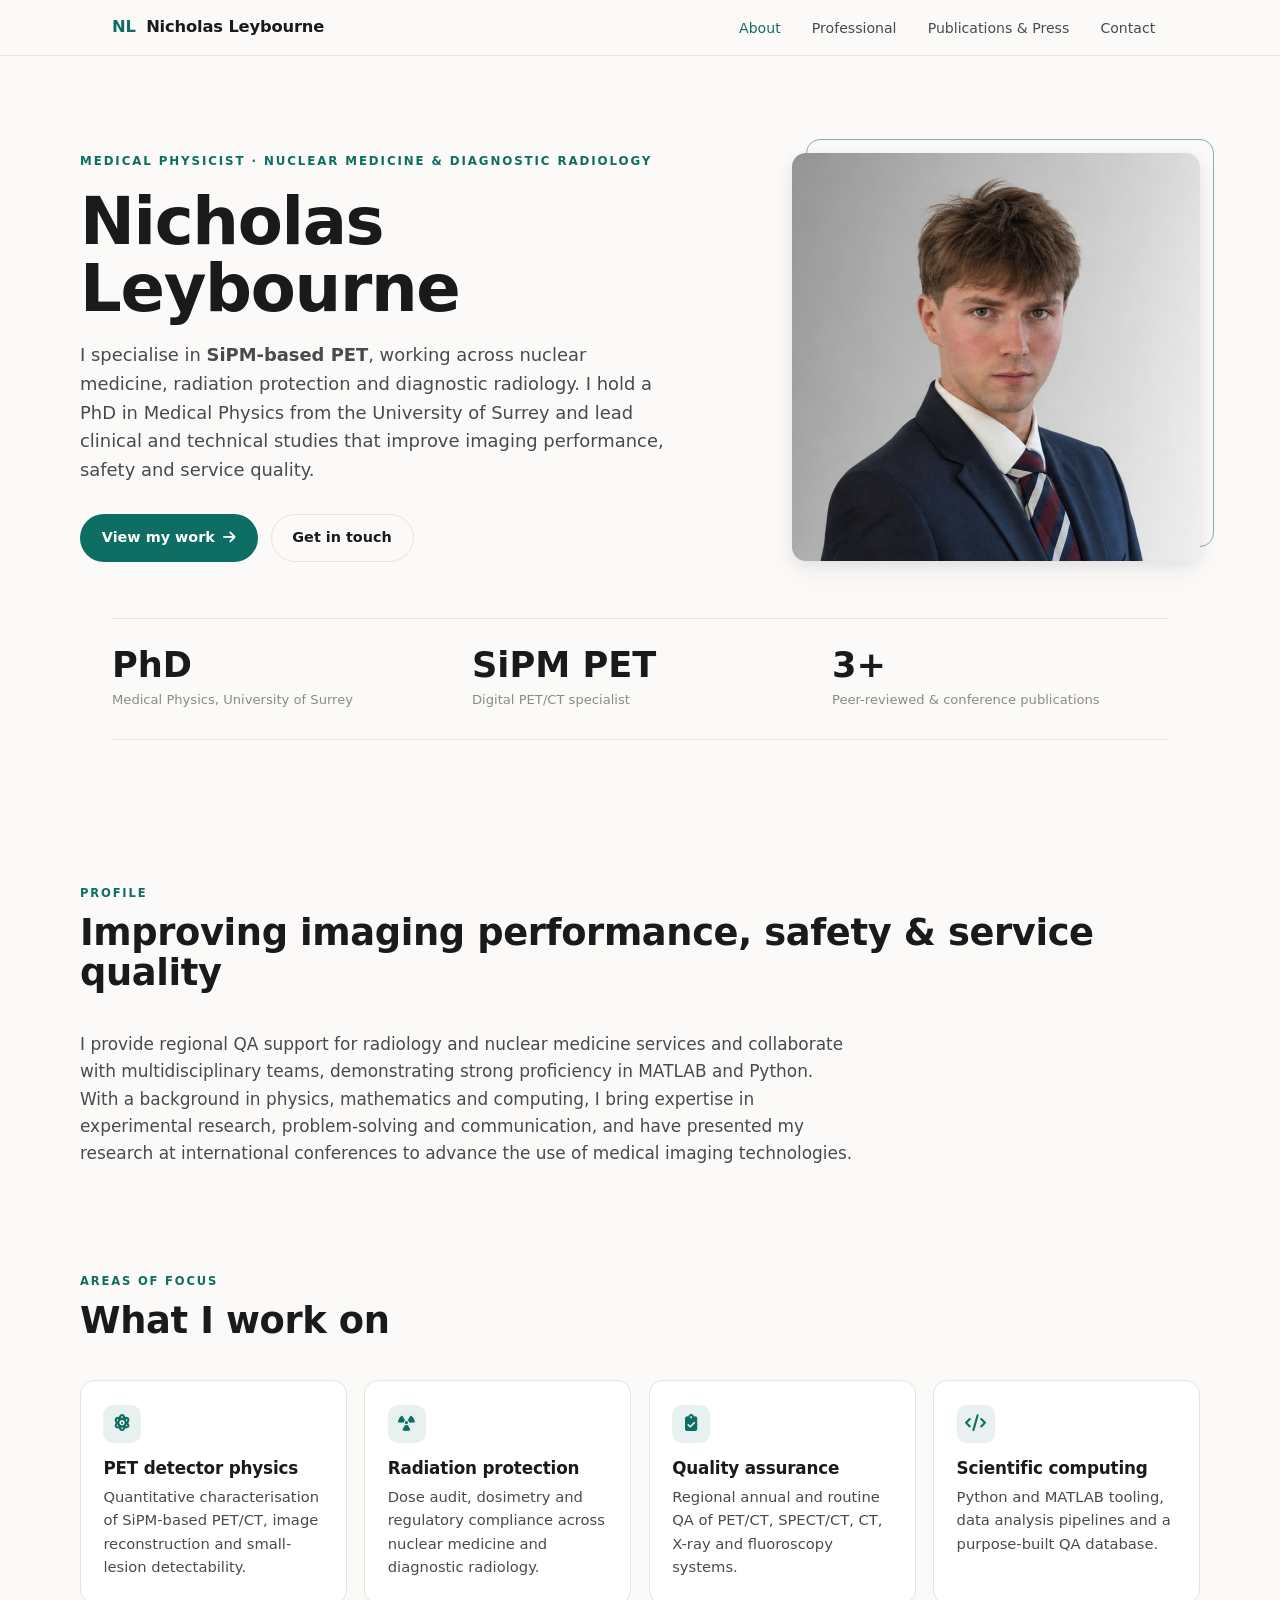
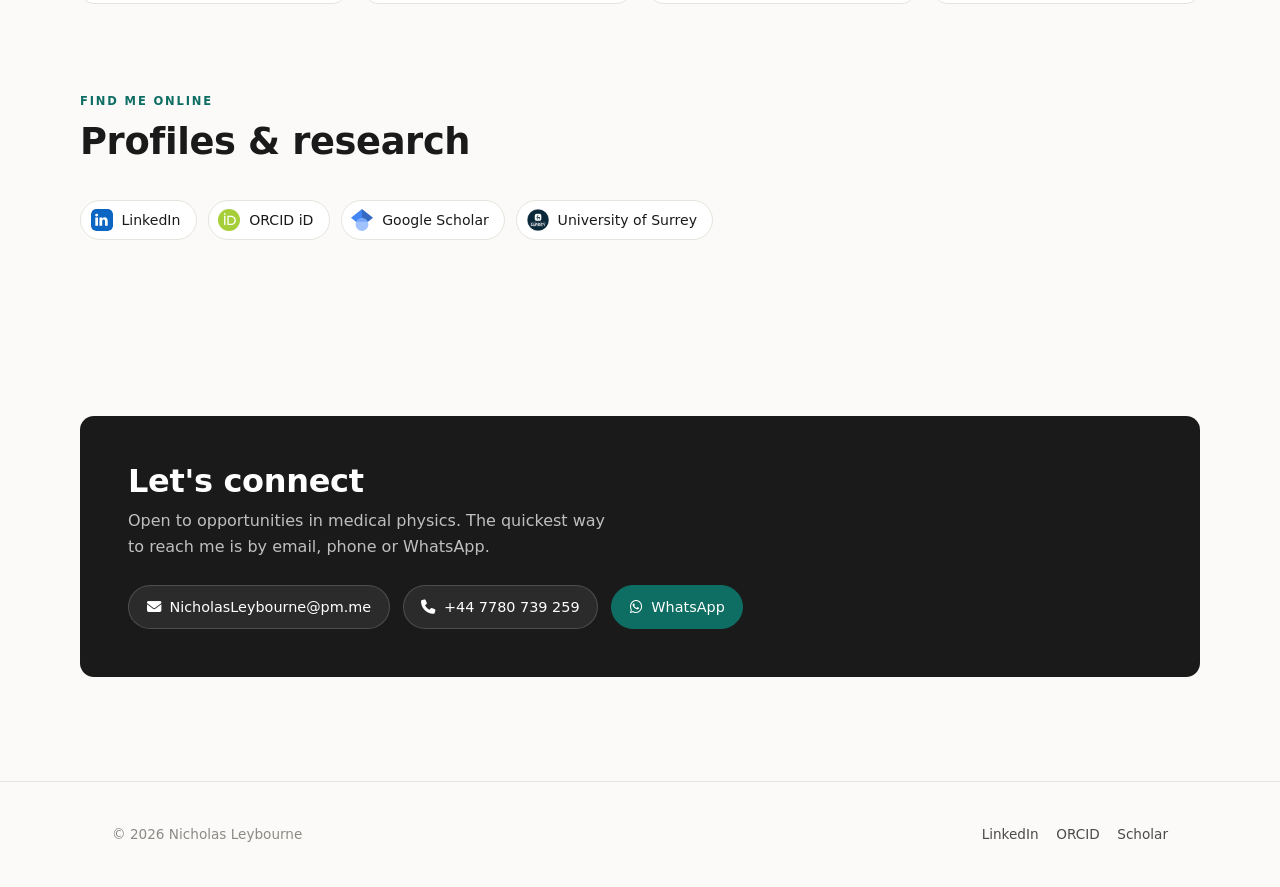
<file: index.html>
<!DOCTYPE html>
<html lang="en">
<head>
  <meta charset="UTF-8">
  <meta name="viewport" content="width=device-width, initial-scale=1">
  <title>Nicholas Leybourne — Medical Physicist</title>
  <link rel="canonical" href="https://nicholasleybourne.info/" />
  <meta name="description" content="Nicholas Leybourne — Medical Physicist specialising in SiPM-based PET, working across nuclear medicine, radiation protection, and diagnostic radiology.">
  <meta property="og:title" content="Nicholas Leybourne — Medical Physicist">
  <meta property="og:description" content="Medical Physicist specialising in SiPM-based PET, working across nuclear medicine, radiation protection, and diagnostic radiology.">
  <meta property="og:image" content="https://nicholasleybourne.info/Images/ProfilePic_noShine.jpeg">
  <meta property="og:type" content="website">

  <link rel="preconnect" href="https://api.fontshare.com" crossorigin>
  <link href="https://api.fontshare.com/v2/css?f[]=cabinet-grotesk@700,800&f[]=satoshi@400,500,700&display=swap" rel="stylesheet">
  <link rel="stylesheet" href="https://cdnjs.cloudflare.com/ajax/libs/font-awesome/6.5.0/css/all.min.css">
  <link rel="stylesheet" href="assets/style.css">

  <script type="application/ld+json">
{
  "@context": "https://schema.org",
  "@type": "Person",
  "name": "Nicholas Leybourne",
  "jobTitle": "Medical Physicist",
  "affiliation": { "@type": "Organization", "name": "East and North Hertfordshire NHS Trust" },
  "alumniOf": { "@type": "CollegeOrUniversity", "name": "University of Surrey", "url": "https://www.surrey.ac.uk" },
  "url": "https://nicholasleybourne.info/",
  "sameAs": [
    "https://www.surrey.ac.uk/people/nicholas-leybourne",
    "https://orcid.org/0009-0001-9474-7476",
    "https://www.linkedin.com/in/nicholas-leybourne-431429189/",
    "https://scholar.google.com/citations?user=EWFA3U8AAAAJ&hl=en&oi=ao",
    "https://find-and-update.company-information.service.gov.uk/officers/Q_X_p3y3RSKeBdVDVNXP9UyreWA/appointments",
    "https://linktr.ee/Nicholas.Leybourne"
  ],
  "description": "Medical Physicist specialising in SiPM-based PET, working across nuclear medicine, radiation protection, and diagnostic radiology. Holds a PhD in Medical Physics from the University of Surrey. Provides regional QA support for radiology and nuclear medicine services and leads clinical and technical studies improving imaging performance, safety, and service quality. Proficient in MATLAB and Python with a strong background in physics, mathematics, and computing, with multiple publications and international conference presentations in medical imaging. Also an avid mountaineer with expeditions including Mount Kilimanjaro, a business collaborator in real estate, and a director of Tavistock Yiewsley Management Company."
}
  </script>
  <meta name="google-site-verification" content="yMsAXwWLNpJdFh1dJcz5EIwTJRR0X8trNwbzIyciXYU" />
</head>
<body>
  <header class="site-header">
    <nav class="nav" aria-label="Primary">
      <a class="brand" href="/"><span class="mark">NL</span> Nicholas Leybourne</a>
      <button class="nav-toggle" aria-label="Toggle menu"><span></span><span></span><span></span></button>
      <ul class="nav-links">
        <li><a href="/" class="active">About</a></li>
        <li><a href="professional">Professional</a></li>
        <li><a href="pp">Publications &amp; Press</a></li>
        <li><a href="#contact">Contact</a></li>
      </ul>
    </nav>
  </header>

  <main>
    <!-- HERO -->
    <section class="hero wrap">
      <div class="hero-grid">
        <div class="reveal">
          <p class="hero-eyebrow">Medical Physicist · Nuclear Medicine &amp; Diagnostic Radiology</p>
          <h1>Nicholas <span class="accent">Leybourne</span></h1>
          <p class="hero-lead">I specialise in <strong>SiPM-based PET</strong>, working across nuclear medicine, radiation protection and diagnostic radiology. I hold a PhD in Medical Physics from the University of Surrey and lead clinical and technical studies that improve imaging performance, safety and service quality.</p>
          <div class="hero-actions">
            <a class="btn btn-primary" href="professional">View my work <i class="fa-solid fa-arrow-right"></i></a>
            <a class="btn btn-ghost" href="#contact">Get in touch</a>
          </div>
        </div>
        <div class="portrait-wrap reveal">
          <img class="portrait" src="Images/ProfilePic_noShine.jpeg" alt="Portrait of Nicholas Leybourne">
        </div>
      </div>
    </section>

    <!-- QUICK FACTS -->
    <section class="wrap" style="padding-bottom: clamp(2rem,5vw,3.5rem);">
      <div class="facts reveal">
        <div class="fact"><div class="num">PhD</div><div class="lbl">Medical Physics, University of Surrey</div></div>
        <div class="fact"><div class="num">SiPM PET</div><div class="lbl">Digital PET/CT specialist</div></div>
        <div class="fact"><div class="num">3+</div><div class="lbl">Peer-reviewed &amp; conference publications</div></div>
      </div>
    </section>

    <!-- ABOUT / PROFILE -->
    <section class="section wrap">
      <div class="section-head reveal">
        <p class="eyebrow">Profile</p>
        <h2>Improving imaging performance, safety &amp; service quality</h2>
      </div>
      <p class="reveal" style="max-width:72ch; color:var(--ink-soft); font-size:1.06rem;">
        I provide regional QA support for radiology and nuclear medicine services and collaborate with multidisciplinary
        teams, demonstrating strong proficiency in MATLAB and Python. With a background in physics, mathematics and
        computing, I bring expertise in experimental research, problem-solving and communication, and have presented my
        research at international conferences to advance the use of medical imaging technologies.
      </p>
    </section>

    <!-- FOCUS AREAS -->
    <section class="section wrap" style="padding-top:0;">
      <div class="section-head reveal">
        <p class="eyebrow">Areas of focus</p>
        <h2>What I work on</h2>
      </div>
      <div class="card-grid">
        <div class="card reveal">
          <div class="ico"><i class="fa-solid fa-atom"></i></div>
          <h3>PET detector physics</h3>
          <p>Quantitative characterisation of SiPM-based PET/CT, image reconstruction and small-lesion detectability.</p>
        </div>
        <div class="card reveal">
          <div class="ico"><i class="fa-solid fa-radiation"></i></div>
          <h3>Radiation protection</h3>
          <p>Dose audit, dosimetry and regulatory compliance across nuclear medicine and diagnostic radiology.</p>
        </div>
        <div class="card reveal">
          <div class="ico"><i class="fa-solid fa-clipboard-check"></i></div>
          <h3>Quality assurance</h3>
          <p>Regional annual and routine QA of PET/CT, SPECT/CT, CT, X-ray and fluoroscopy systems.</p>
        </div>
        <div class="card reveal">
          <div class="ico"><i class="fa-solid fa-code"></i></div>
          <h3>Scientific computing</h3>
          <p>Python and MATLAB tooling, data analysis pipelines and a purpose-built QA database.</p>
        </div>
      </div>
    </section>

    <!-- PROFILES -->
    <section class="section wrap" style="padding-top:0;">
      <div class="section-head reveal">
        <p class="eyebrow">Find me online</p>
        <h2>Profiles &amp; research</h2>
      </div>
      <div class="links-row reveal">
        <a class="link-pill" href="https://www.linkedin.com/in/nicholas-leybourne-431429189/" target="_blank" rel="noopener"><img src="Images/logos/linkedin.svg" alt="LinkedIn logo"> LinkedIn</a>
        <a class="link-pill" href="https://orcid.org/0009-0001-9474-7476" target="_blank" rel="noopener"><img src="Images/logos/orcid.svg" alt="ORCID logo"> ORCID iD</a>
        <a class="link-pill" href="https://scholar.google.com/citations?user=EWFA3U8AAAAJ&hl=en&oi=ao" target="_blank" rel="noopener"><img src="Images/logos/googlescholar.svg" alt="Google Scholar logo"> Google Scholar</a>
        <a class="link-pill" href="https://www.surrey.ac.uk/people/nicholas-leybourne" target="_blank" rel="noopener"><img src="Images/logos/surrey.png" alt="University of Surrey logo"> University of Surrey</a>
      </div>
    </section>

    <!-- CONTACT -->
    <section class="section wrap" id="contact">
      <div class="contact-band reveal">
        <h2>Let's connect</h2>
        <p>Open to opportunities in medical physics. The quickest way to reach me is by email, phone or WhatsApp.</p>
        <div class="contact-rows">
          <a class="contact-chip" href="mailto:NicholasLeybourne@pm.me"><i class="fa-solid fa-envelope"></i> NicholasLeybourne@pm.me</a>
          <a class="contact-chip" href="tel:+447780739259"><i class="fa-solid fa-phone"></i> +44 7780 739 259</a>
          <a class="contact-chip wa" href="https://wa.me/447780739259" target="_blank" rel="noopener"><i class="fa-brands fa-whatsapp"></i> WhatsApp</a>
        </div>
      </div>
    </section>
  </main>

  <footer class="site-footer">
    <div class="wrap footer-inner">
      <p>© <span id="yr"></span> Nicholas Leybourne</p>
      <div class="footer-social">
        <a href="https://www.linkedin.com/in/nicholas-leybourne-431429189/" target="_blank" rel="noopener">LinkedIn</a>
        <a href="https://orcid.org/0009-0001-9474-7476" target="_blank" rel="noopener">ORCID</a>
        <a href="https://scholar.google.com/citations?user=EWFA3U8AAAAJ&hl=en&oi=ao" target="_blank" rel="noopener">Scholar</a>
      </div>
    </div>
  </footer>

  <script>document.getElementById('yr').textContent = new Date().getFullYear();</script>
  <script src="assets/main.js"></script>
</body>
</html>
</file>
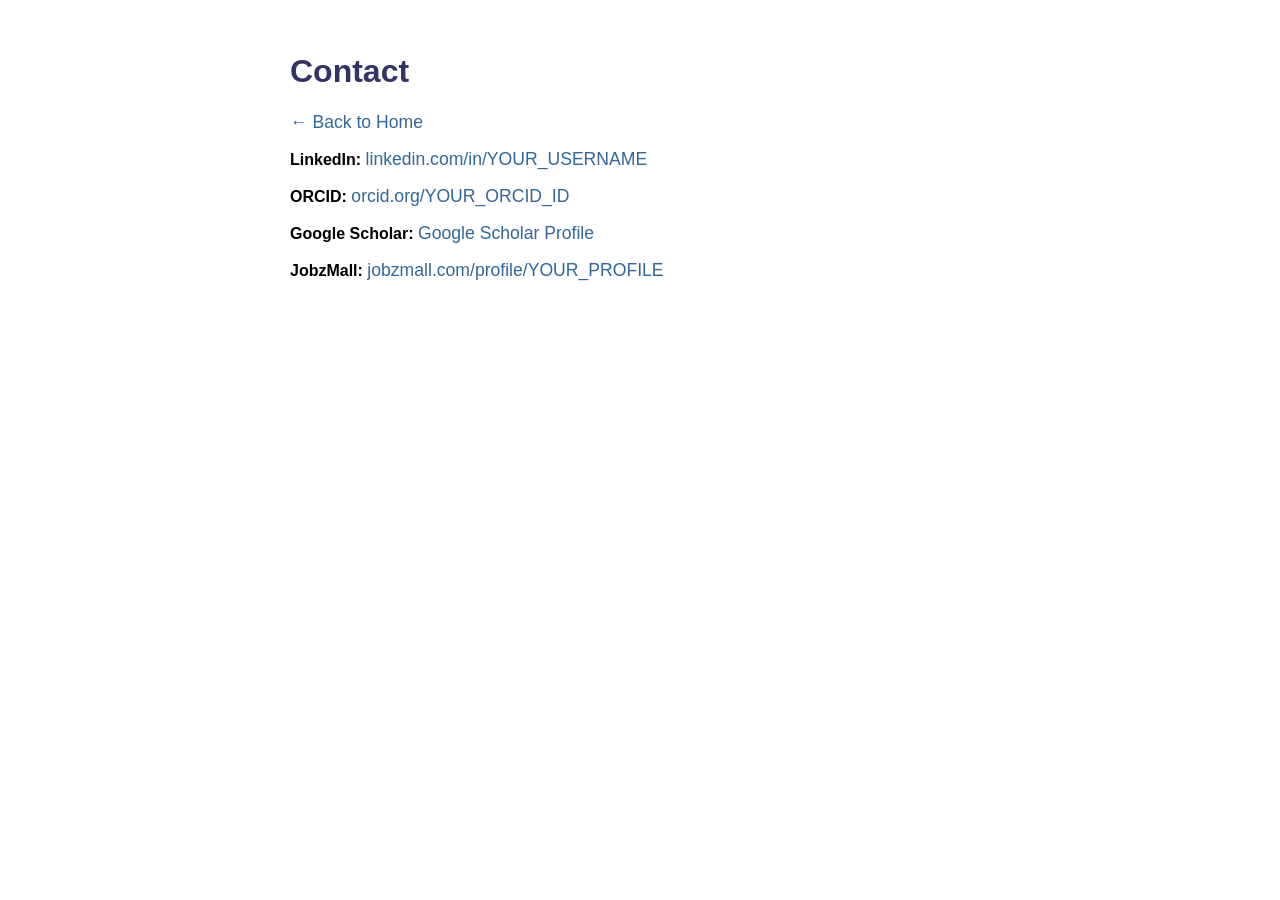
<file: Contact.html>
<!DOCTYPE html>
<html lang="en">
<head>
  <meta charset="UTF-8">
  <title>Contact – Nick Leybourne</title>
  <style>
    body { font-family: Arial, sans-serif; max-width: 700px; margin: auto; padding: 2rem; }
    h1 { color: #333366; }
    ul { list-style-type: none; padding: 0; }
    li { margin: 1rem 0; }
    a { text-decoration: none; color: #336699; font-size: 1.1rem; }
    a:hover { text-decoration: underline; }
  </style>
</head>
<body>
  <h1>Contact</h1>
  <p><a href="index.html">← Back to Home</a></p>
  
  <ul>
    <li><strong>LinkedIn:</strong> <a href="https://www.linkedin.com/in/YOUR_USERNAME" target="_blank">linkedin.com/in/YOUR_USERNAME</a></li>
    <li><strong>ORCID:</strong> <a href="https://orcid.org/YOUR_ORCID_ID" target="_blank">orcid.org/YOUR_ORCID_ID</a></li>
    <li><strong>Google Scholar:</strong> <a href="https://scholar.google.com/citations?user=YOUR_SCHOLAR_ID" target="_blank">Google Scholar Profile</a></li>
    <li><strong>JobzMall:</strong> <a href="https://www.jobzmall.com/profile/YOUR_PROFILE" target="_blank">jobzmall.com/profile/YOUR_PROFILE</a></li>
  </ul>
</body>
</html>
</file>
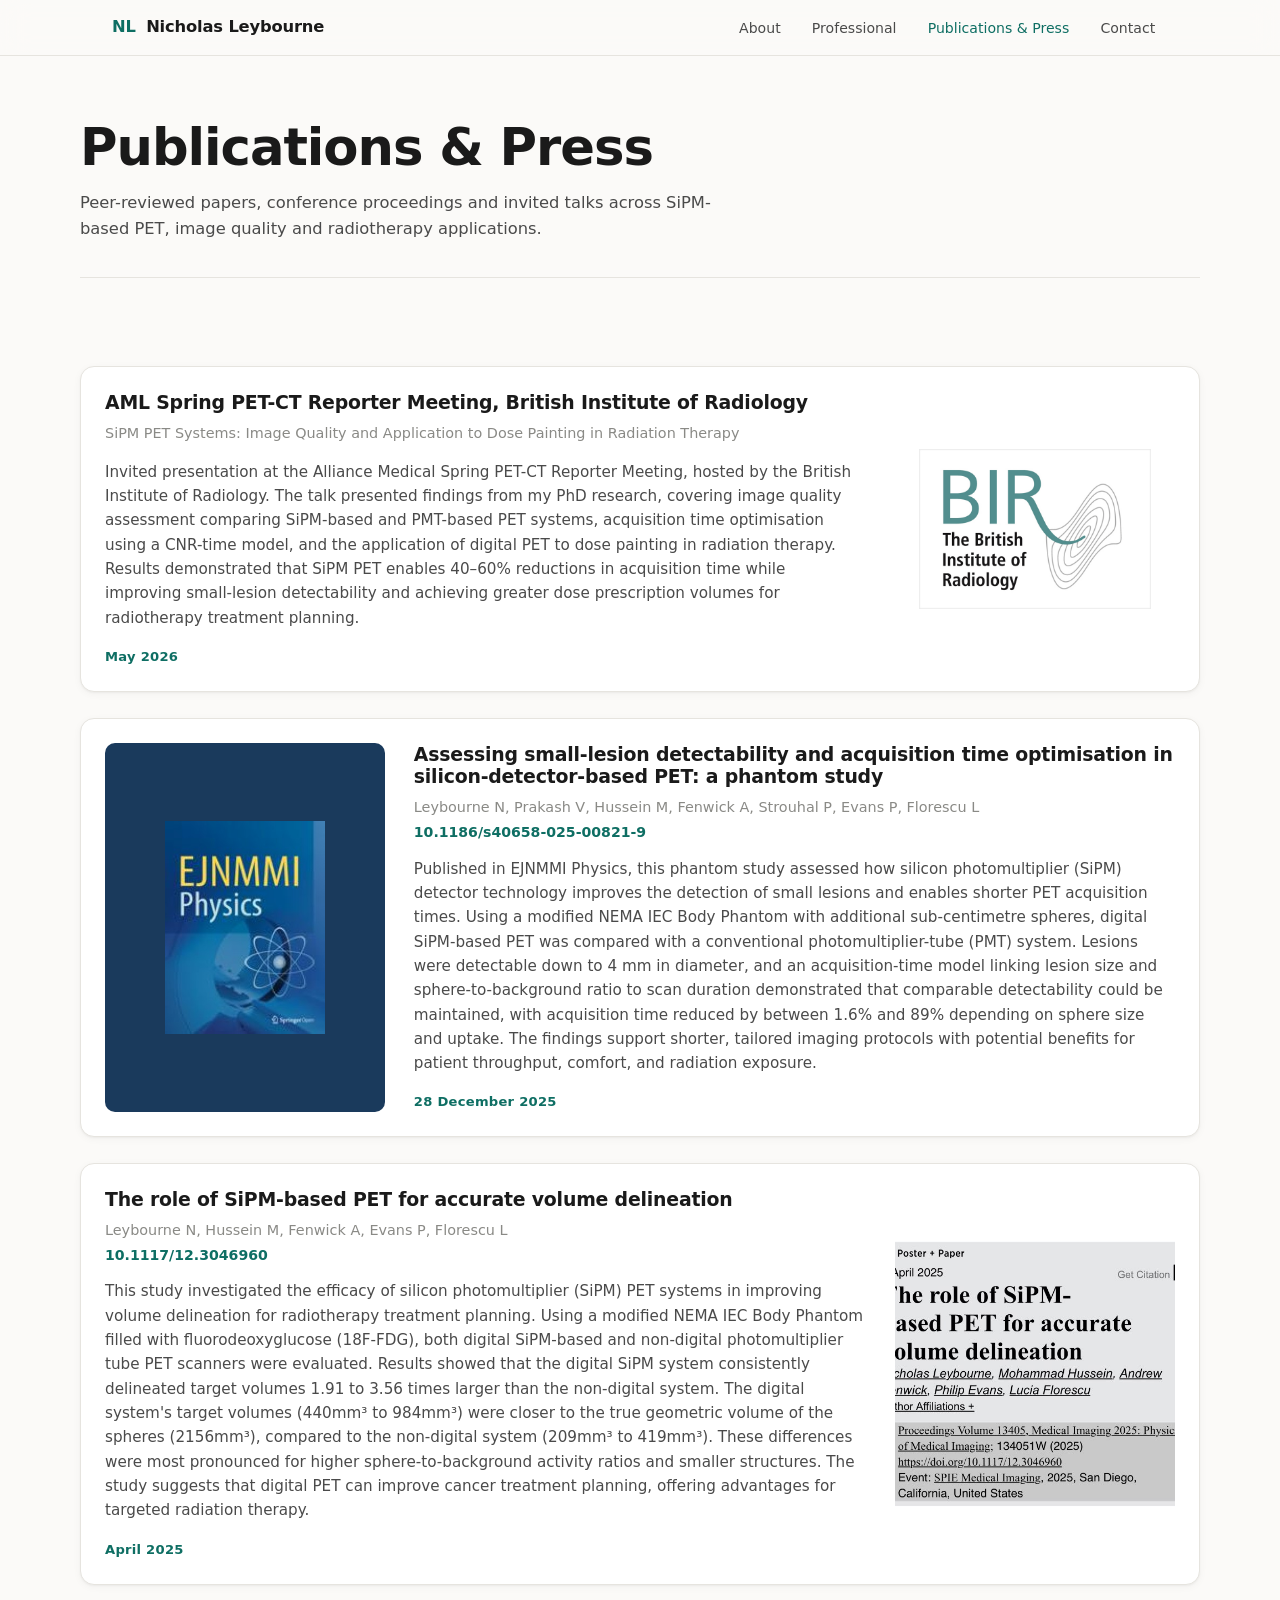
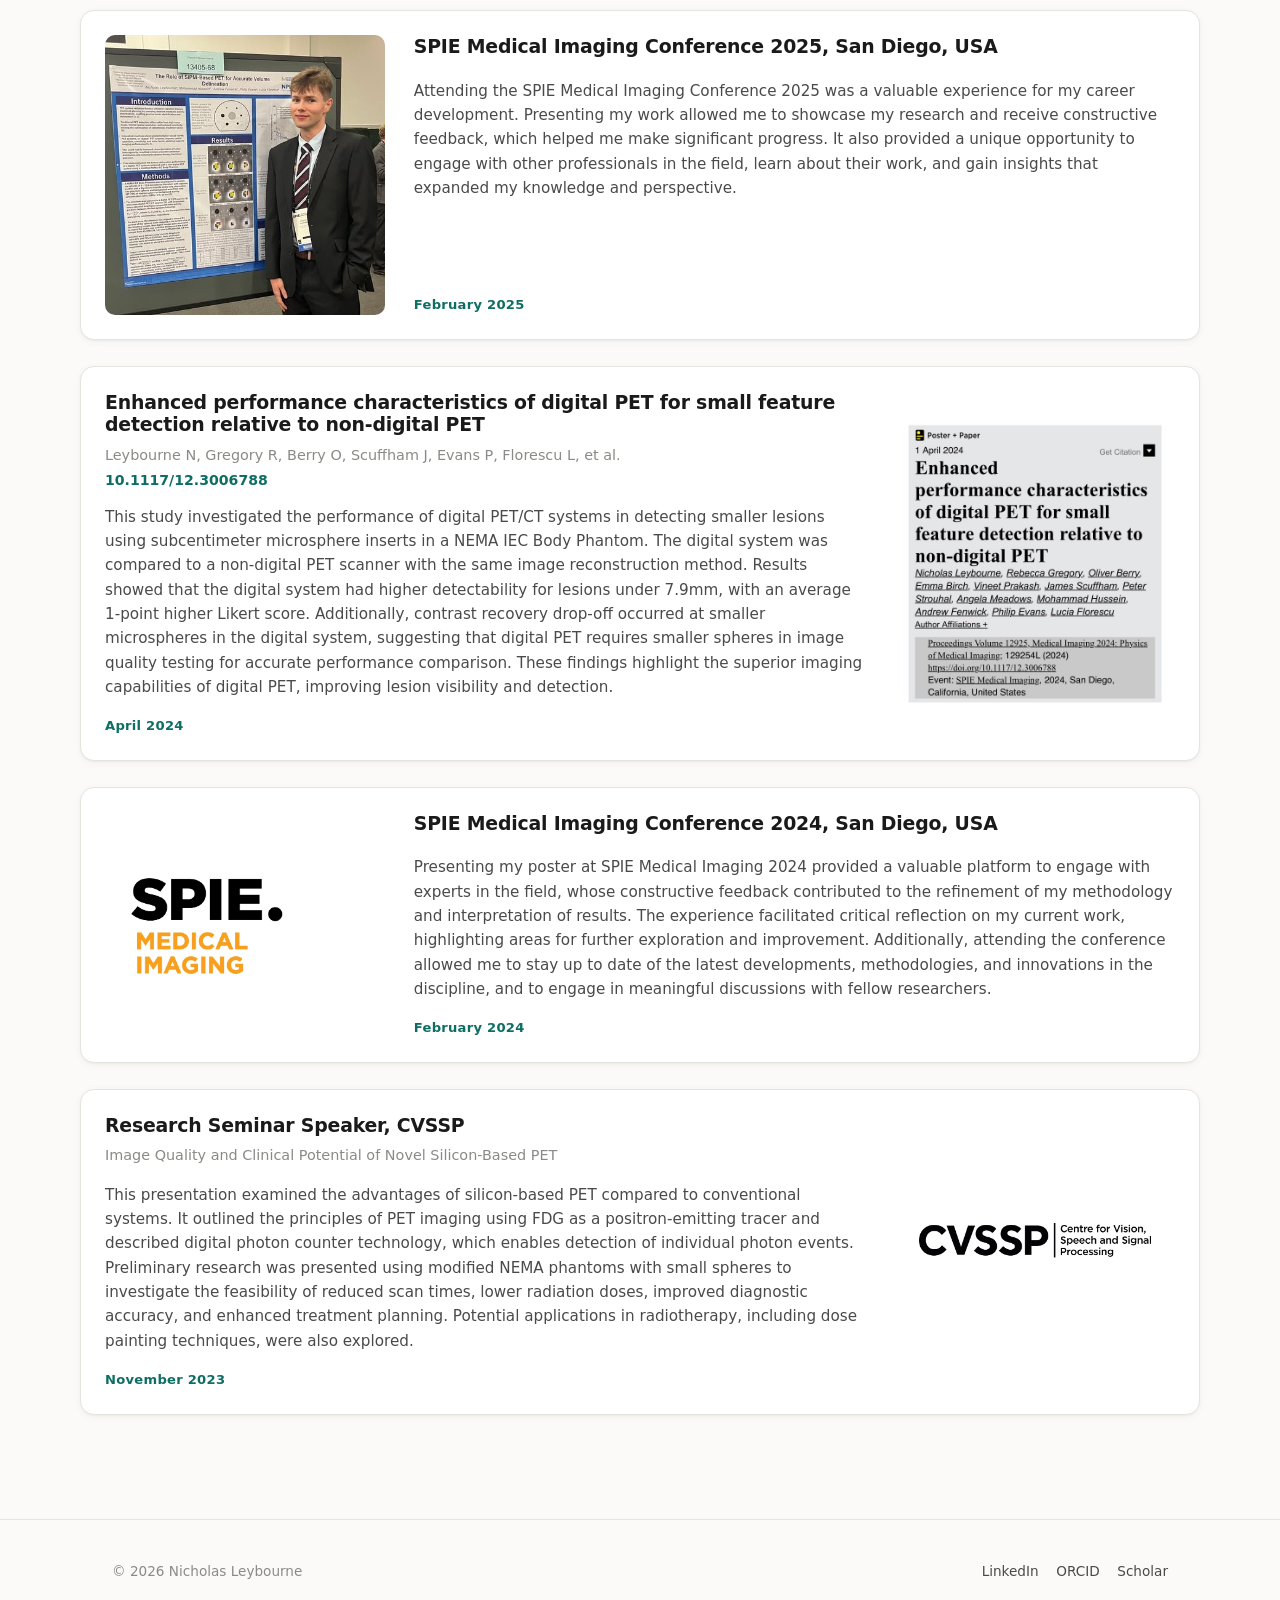
<file: pp.html>
<!DOCTYPE html>
<html lang="en">
<head>
  <meta charset="UTF-8" />
  <meta name="viewport" content="width=device-width, initial-scale=1">
  <title>Publications &amp; Press — Nicholas Leybourne</title>
  <link rel="canonical" href="https://nicholasleybourne.info/pp" />
  <meta name="description" content="Medical Physicist specialising in SiPM-based PET. Publications & press highlighting conferences and papers.">
  <meta property="og:title" content="Publications & Press — Nicholas Leybourne">
  <meta property="og:image" content="https://nicholasleybourne.info/Images/ejnmmi.png">

  <link rel="preconnect" href="https://api.fontshare.com" crossorigin>
  <link href="https://api.fontshare.com/v2/css?f[]=cabinet-grotesk@700,800&f[]=satoshi@400,500,700&display=swap" rel="stylesheet">
  <link rel="stylesheet" href="https://cdnjs.cloudflare.com/ajax/libs/font-awesome/6.5.0/css/all.min.css">
  <link rel="stylesheet" href="assets/style.css">

  <script type="application/ld+json">
{
  "@context": "https://schema.org",
  "@type": "Person",
  "name": "Nicholas Leybourne",
  "jobTitle": "Medical Physicist",
  "affiliation": { "@type": "Organization", "name": "East and North Hertfordshire NHS Trust" },
  "alumniOf": { "@type": "CollegeOrUniversity", "name": "University of Surrey", "url": "https://www.surrey.ac.uk" },
  "url": "https://nicholasleybourne.info/",
  "sameAs": [
    "https://www.surrey.ac.uk/people/nicholas-leybourne",
    "https://orcid.org/0009-0001-9474-7476",
    "https://www.linkedin.com/in/nicholas-leybourne-431429189/",
    "https://scholar.google.com/citations?user=EWFA3U8AAAAJ&hl=en&oi=ao"
  ],
  "description": "Medical Physicist specialising in SiPM-based PET, working across nuclear medicine, radiation protection, and diagnostic radiology. Holds a PhD in Medical Physics from the University of Surrey. Provides regional QA support for radiology and nuclear medicine services and leads clinical and technical studies improving imaging performance, safety, and service quality. Proficient in MATLAB and Python with a strong background in physics, mathematics, and computing, with multiple publications and international conference presentations in medical imaging. Also an avid mountaineer with expeditions including Mount Kilimanjaro, a business collaborator in real estate, and a director of Tavistock Yiewsley Management Company."
}
  </script>
  <meta name="google-site-verification" content="yMsAXwWLNpJdFh1dJcz5EIwTJRR0X8trNwbzIyciXYU" />
</head>
<body>
  <header class="site-header">
    <nav class="nav" aria-label="Primary">
      <a class="brand" href="/"><span class="mark">NL</span> Nicholas Leybourne</a>
      <button class="nav-toggle" aria-label="Toggle menu"><span></span><span></span><span></span></button>
      <ul class="nav-links">
        <li><a href="/">About</a></li>
        <li><a href="professional">Professional</a></li>
        <li><a href="pp" class="active">Publications &amp; Press</a></li>
        <li><a href="/#contact">Contact</a></li>
      </ul>
    </nav>
  </header>

  <main>
    <section class="page-hero wrap">
      <h1 class="reveal">Publications &amp; Press</h1>
      <p class="reveal">Peer-reviewed papers, conference proceedings and invited talks across SiPM-based PET, image quality and radiotherapy applications.</p>
    </section>

    <section class="section wrap">
      <div class="feed">

        <!-- BIR / AML Spring PET-CT Reporter Meeting 2026 -->
        <article class="feed-card flip reveal">
          <div class="feed-media wide" style="background:#fff; padding:1.5rem;"><img src="Images/BIR_Logo.jpg" alt="British Institute of Radiology logo" style="object-fit:contain; min-height:0;"></div>
          <div class="feed-body">
            <h3>AML Spring PET-CT Reporter Meeting, British Institute of Radiology</h3>
            <p class="feed-authors">SiPM PET Systems: Image Quality and Application to Dose Painting in Radiation Therapy</p>
            <p class="txt">Invited presentation at the Alliance Medical Spring PET-CT Reporter Meeting, hosted by the British Institute of Radiology. The talk presented findings from my PhD research, covering image quality assessment comparing SiPM-based and PMT-based PET systems, acquisition time optimisation using a CNR-time model, and the application of digital PET to dose painting in radiation therapy. Results demonstrated that SiPM PET enables 40–60% reductions in acquisition time while improving small-lesion detectability and achieving greater dose prescription volumes for radiotherapy treatment planning.</p>
            <div class="feed-date">May 2026</div>
          </div>
        </article>

        <!-- EJNMMI -->
        <article class="feed-card reveal">
          <div class="feed-media wide" style="background:#1a3a5c; padding:1.5rem;"><img src="Images/ejnmmi_cover.jpg" alt="EJNMMI Physics journal cover" style="object-fit:contain; min-height:0; max-width:160px; margin:auto;"></div>
          <div class="feed-body">
            <h3>Assessing small-lesion detectability and acquisition time optimisation in silicon-detector-based PET: a phantom study</h3>
            <p class="feed-authors">Leybourne N, Prakash V, Hussein M, Fenwick A, Strouhal P, Evans P, Florescu L</p>
            <a class="feed-doi" href="https://doi.org/10.1186/s40658-025-00821-9" target="_blank" rel="noopener">10.1186/s40658-025-00821-9</a>
            <p class="txt">Published in EJNMMI Physics, this phantom study assessed how silicon photomultiplier (SiPM) detector technology improves the detection of small lesions and enables shorter PET acquisition times. Using a modified NEMA IEC Body Phantom with additional sub-centimetre spheres, digital SiPM-based PET was compared with a conventional photomultiplier-tube (PMT) system. Lesions were detectable down to 4&nbsp;mm in diameter, and an acquisition-time model linking lesion size and sphere-to-background ratio to scan duration demonstrated that comparable detectability could be maintained, with acquisition time reduced by between 1.6% and 89% depending on sphere size and uptake. The findings support shorter, tailored imaging protocols with potential benefits for patient throughput, comfort, and radiation exposure.</p>
            <div class="feed-date">28 December 2025</div>
          </div>
        </article>

        <!-- Volume delineation -->
        <article class="feed-card flip reveal">
          <div class="feed-media"><img src="Images/pub2.jpg" alt="SiPM-based PET volume delineation poster"></div>
          <div class="feed-body">
            <h3>The role of SiPM-based PET for accurate volume delineation</h3>
            <p class="feed-authors">Leybourne N, Hussein M, Fenwick A, Evans P, Florescu L</p>
            <a class="feed-doi" href="https://doi.org/10.1117/12.3046960" target="_blank" rel="noopener">10.1117/12.3046960</a>
            <p class="txt">This study investigated the efficacy of silicon photomultiplier (SiPM) PET systems in improving volume delineation for radiotherapy treatment planning. Using a modified NEMA IEC Body Phantom filled with fluorodeoxyglucose (18F-FDG), both digital SiPM-based and non-digital photomultiplier tube PET scanners were evaluated. Results showed that the digital SiPM system consistently delineated target volumes 1.91 to 3.56 times larger than the non-digital system. The digital system's target volumes (440mm³ to 984mm³) were closer to the true geometric volume of the spheres (2156mm³), compared to the non-digital system (209mm³ to 419mm³). These differences were most pronounced for higher sphere-to-background activity ratios and smaller structures. The study suggests that digital PET can improve cancer treatment planning, offering advantages for targeted radiation therapy.</p>
            <div class="feed-date">April 2025</div>
          </div>
        </article>

        <!-- SPIE 2025 -->
        <article class="feed-card reveal">
          <div class="feed-media"><img src="Images/Spie2.jpg" alt="SPIE Medical Imaging Conference 2025"></div>
          <div class="feed-body">
            <h3>SPIE Medical Imaging Conference 2025, San Diego, USA</h3>
            <p class="txt">Attending the SPIE Medical Imaging Conference 2025 was a valuable experience for my career development. Presenting my work allowed me to showcase my research and receive constructive feedback, which helped me make significant progress. It also provided a unique opportunity to engage with other professionals in the field, learn about their work, and gain insights that expanded my knowledge and perspective.</p>
            <div class="feed-date">February 2025</div>
          </div>
        </article>

        <!-- Digital PET small feature -->
        <article class="feed-card flip reveal">
          <div class="feed-media"><img src="Images/pub1.jpg" alt="Digital PET small feature detection study"></div>
          <div class="feed-body">
            <h3>Enhanced performance characteristics of digital PET for small feature detection relative to non-digital PET</h3>
            <p class="feed-authors">Leybourne N, Gregory R, Berry O, Scuffham J, Evans P, Florescu L, et al.</p>
            <a class="feed-doi" href="https://doi.org/10.1117/12.3006788" target="_blank" rel="noopener">10.1117/12.3006788</a>
            <p class="txt">This study investigated the performance of digital PET/CT systems in detecting smaller lesions using subcentimeter microsphere inserts in a NEMA IEC Body Phantom. The digital system was compared to a non-digital PET scanner with the same image reconstruction method. Results showed that the digital system had higher detectability for lesions under 7.9mm, with an average 1-point higher Likert score. Additionally, contrast recovery drop-off occurred at smaller microspheres in the digital system, suggesting that digital PET requires smaller spheres in image quality testing for accurate performance comparison. These findings highlight the superior imaging capabilities of digital PET, improving lesion visibility and detection.</p>
            <div class="feed-date">April 2024</div>
          </div>
        </article>

        <!-- SPIE 2024 -->
        <article class="feed-card reveal">
          <div class="feed-media wide" style="background:#fff; padding:1.5rem;"><img src="Images/SPIE_MI24_Logo.jpg" alt="SPIE Medical Imaging 2024" style="object-fit:contain; min-height:0;"></div>
          <div class="feed-body">
            <h3>SPIE Medical Imaging Conference 2024, San Diego, USA</h3>
            <p class="txt">Presenting my poster at SPIE Medical Imaging 2024 provided a valuable platform to engage with experts in the field, whose constructive feedback contributed to the refinement of my methodology and interpretation of results. The experience facilitated critical reflection on my current work, highlighting areas for further exploration and improvement. Additionally, attending the conference allowed me to stay up to date of the latest developments, methodologies, and innovations in the discipline, and to engage in meaningful discussions with fellow researchers.</p>
            <div class="feed-date">February 2024</div>
          </div>
        </article>

        <!-- Seminar -->
        <article class="feed-card flip reveal">
          <div class="feed-media wide" style="background:#fff; padding:1.5rem;"><img src="Images/CVSSP_Logo.jpg" alt="CVSSP Centre for Vision Speech and Signal Processing logo" style="object-fit:contain; min-height:0;"></div>
          <div class="feed-body">
            <h3>Research Seminar Speaker, CVSSP</h3>
            <p class="feed-authors">Image Quality and Clinical Potential of Novel Silicon-Based PET</p>
            <p class="txt">This presentation examined the advantages of silicon-based PET compared to conventional systems. It outlined the principles of PET imaging using FDG as a positron-emitting tracer and described digital photon counter technology, which enables detection of individual photon events. Preliminary research was presented using modified NEMA phantoms with small spheres to investigate the feasibility of reduced scan times, lower radiation doses, improved diagnostic accuracy, and enhanced treatment planning. Potential applications in radiotherapy, including dose painting techniques, were also explored.</p>
            <div class="feed-date">November 2023</div>
          </div>
        </article>

      </div>
    </section>
  </main>

  <footer class="site-footer">
    <div class="wrap footer-inner">
      <p>© <span id="yr"></span> Nicholas Leybourne</p>
      <div class="footer-social">
        <a href="https://www.linkedin.com/in/nicholas-leybourne-431429189/" target="_blank" rel="noopener">LinkedIn</a>
        <a href="https://orcid.org/0009-0001-9474-7476" target="_blank" rel="noopener">ORCID</a>
        <a href="https://scholar.google.com/citations?user=EWFA3U8AAAAJ&hl=en&oi=ao" target="_blank" rel="noopener">Scholar</a>
      </div>
    </div>
  </footer>

  <script>document.getElementById('yr').textContent = new Date().getFullYear();</script>
  <script src="assets/main.js"></script>
</body>
</html>
</file>
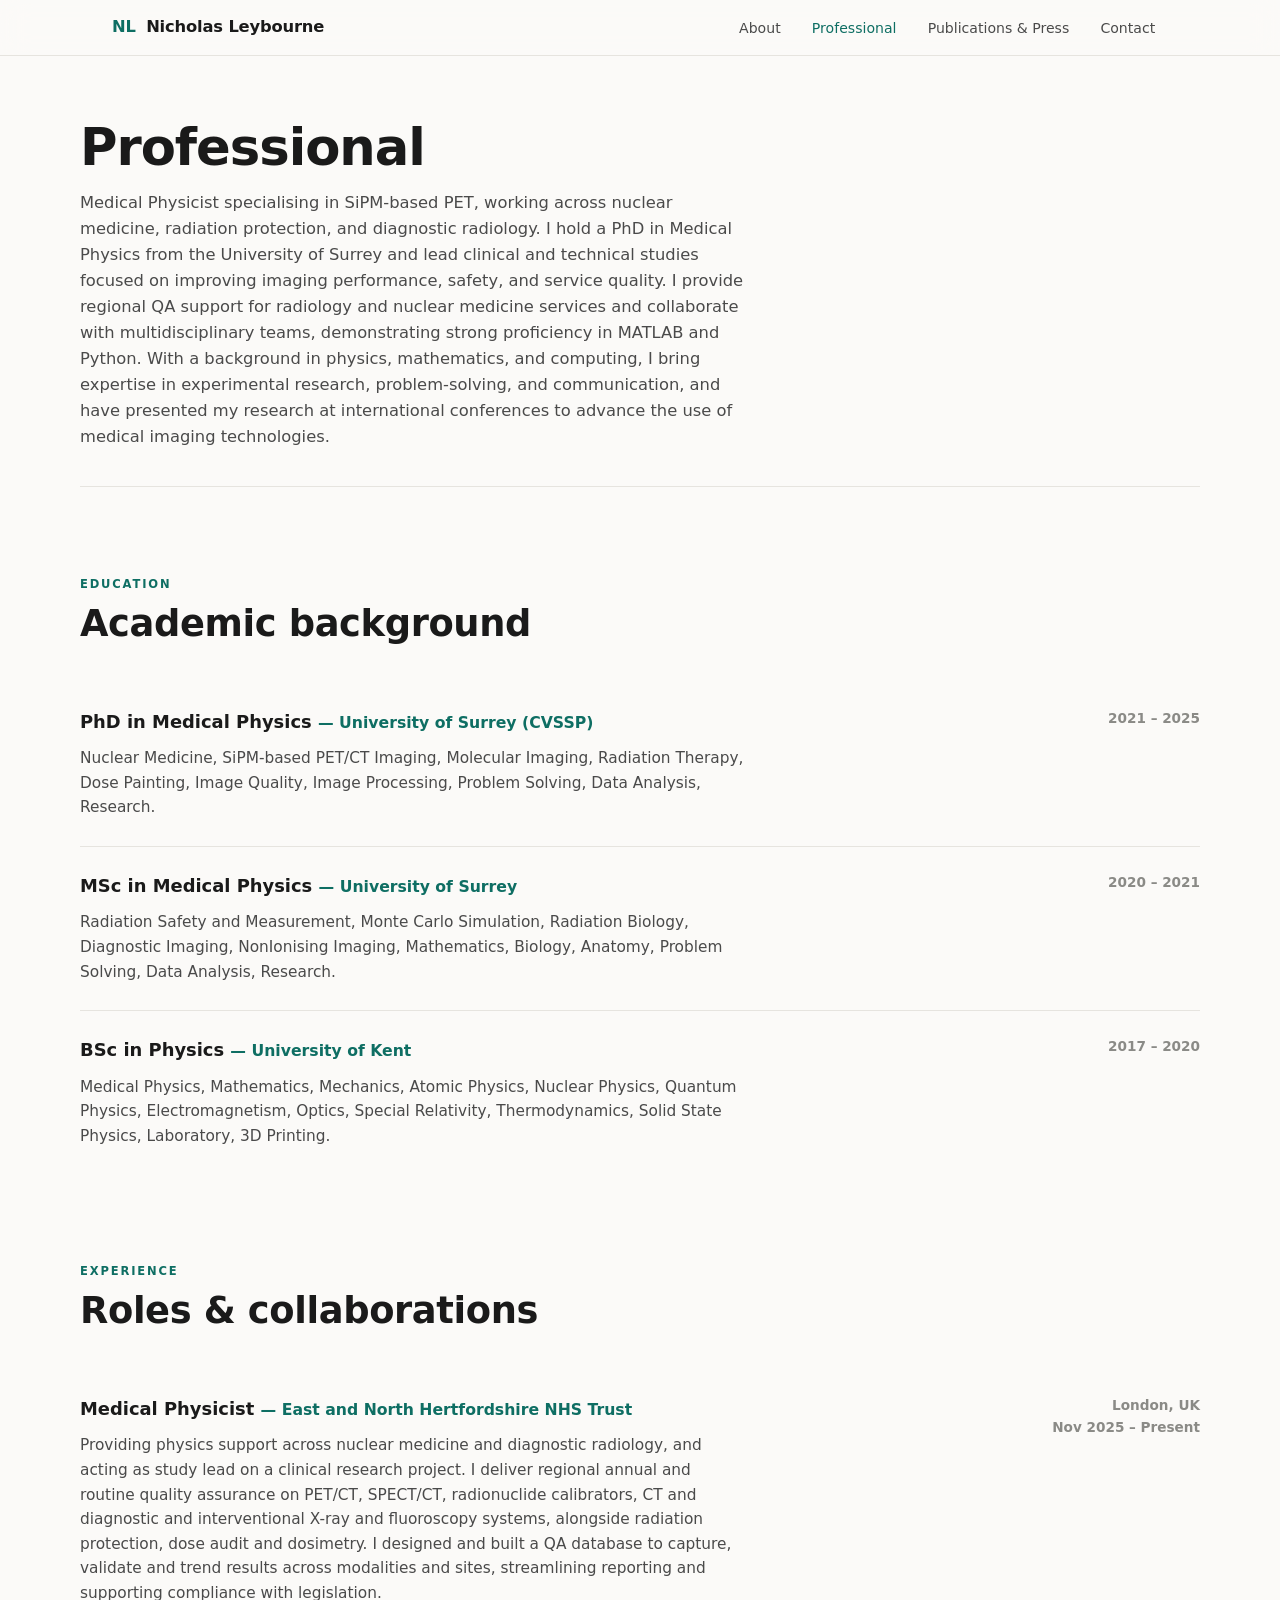
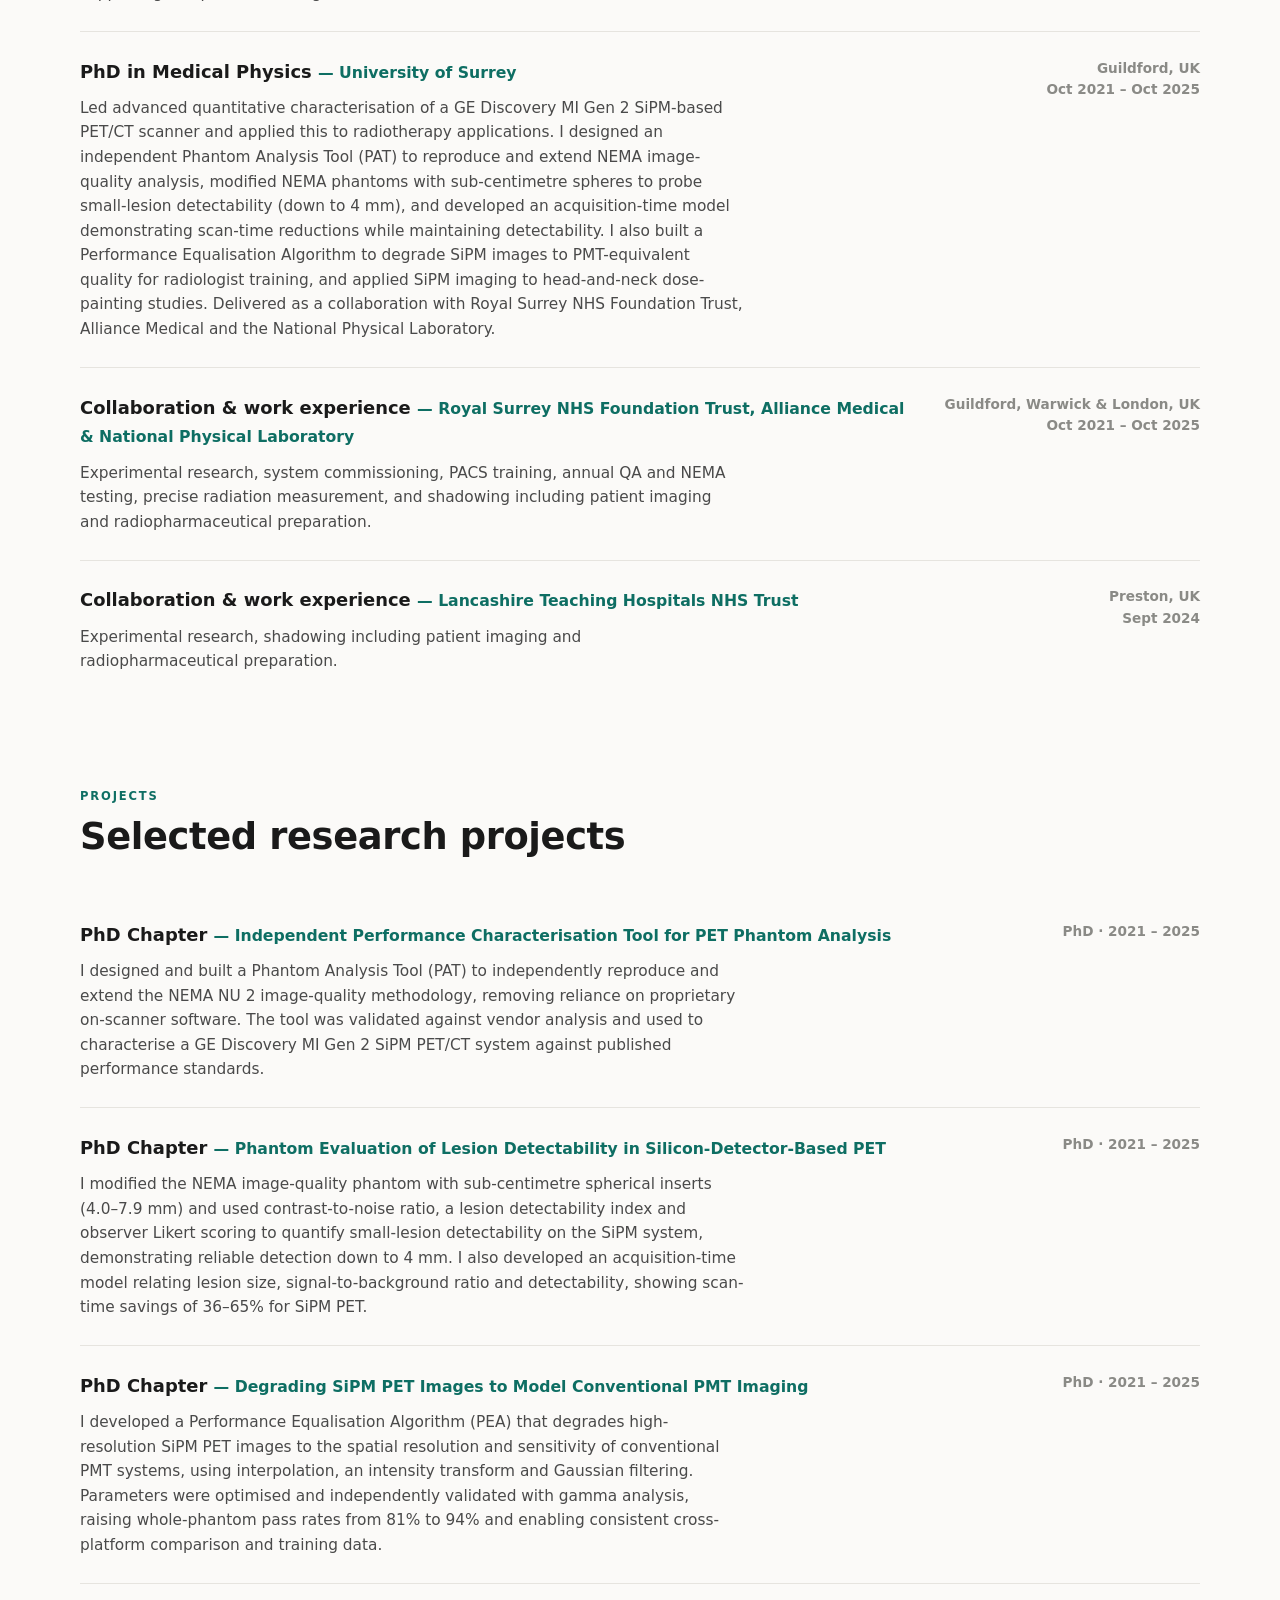
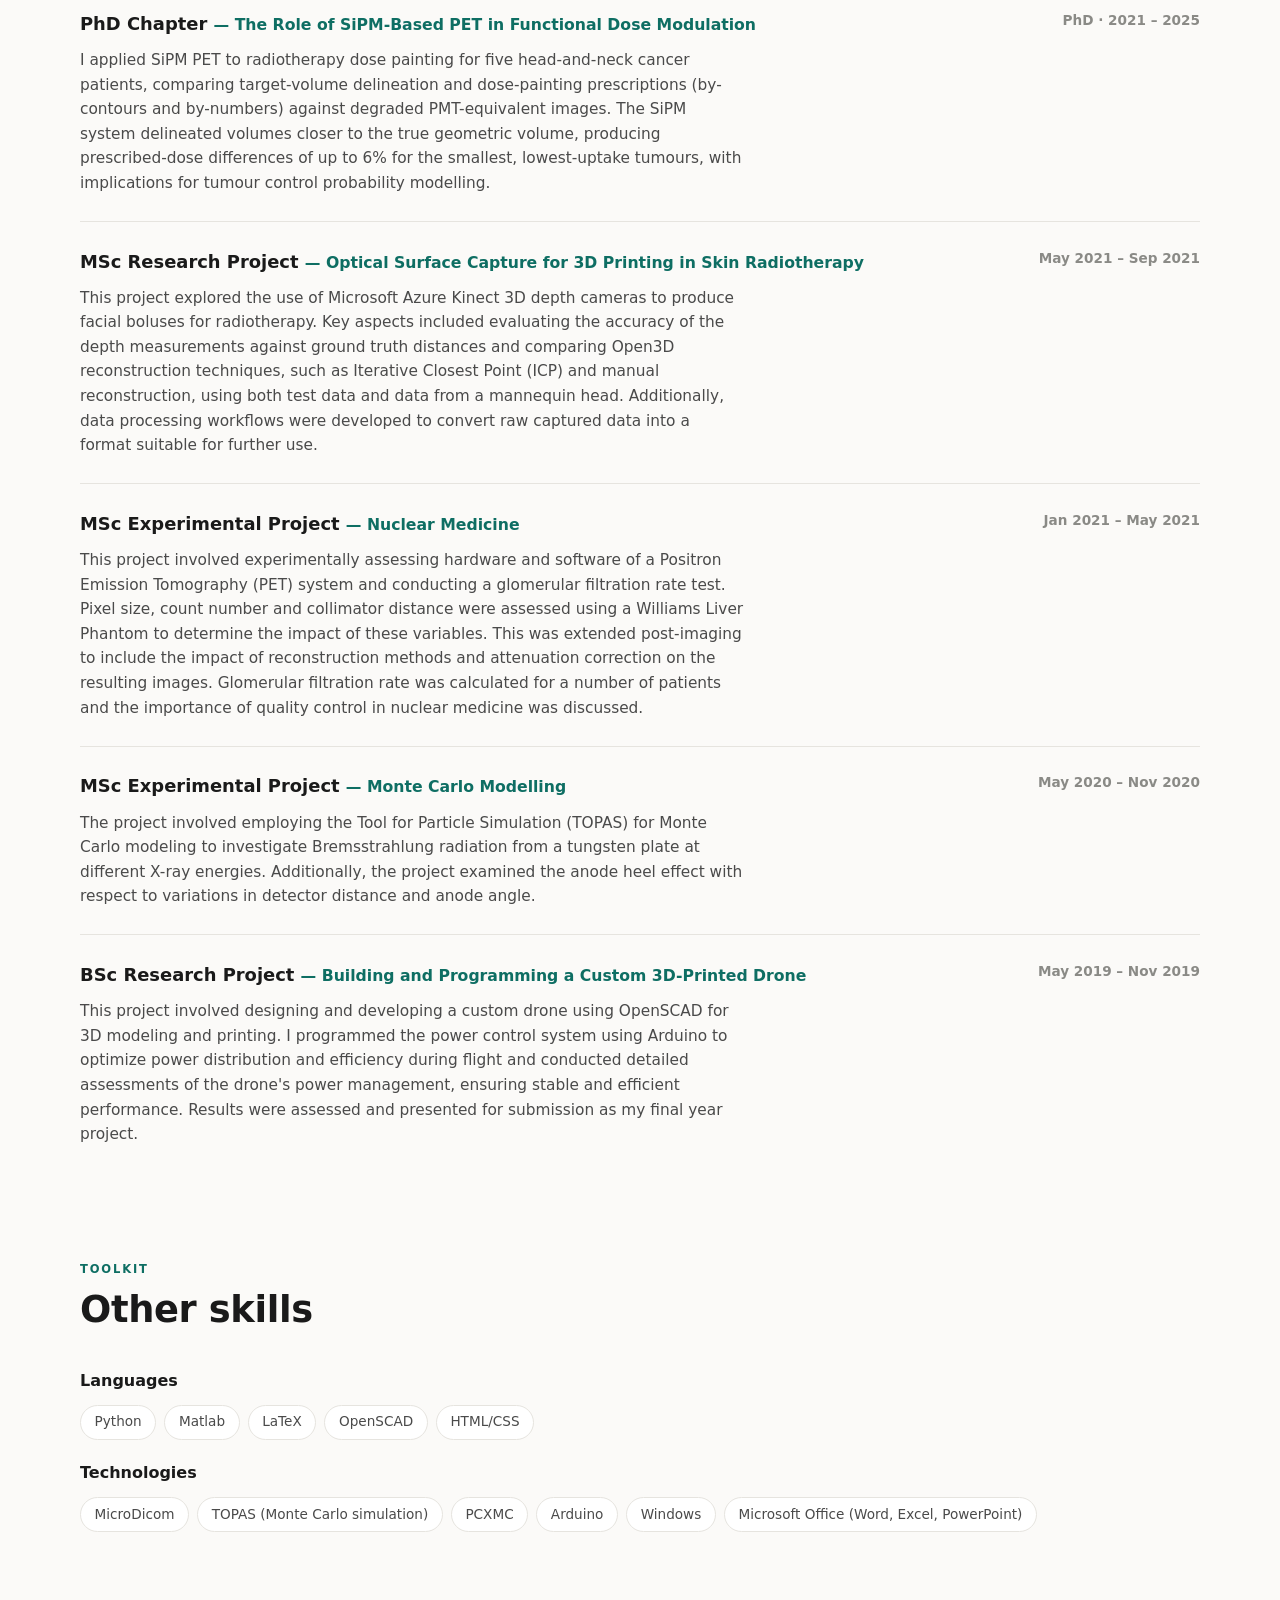
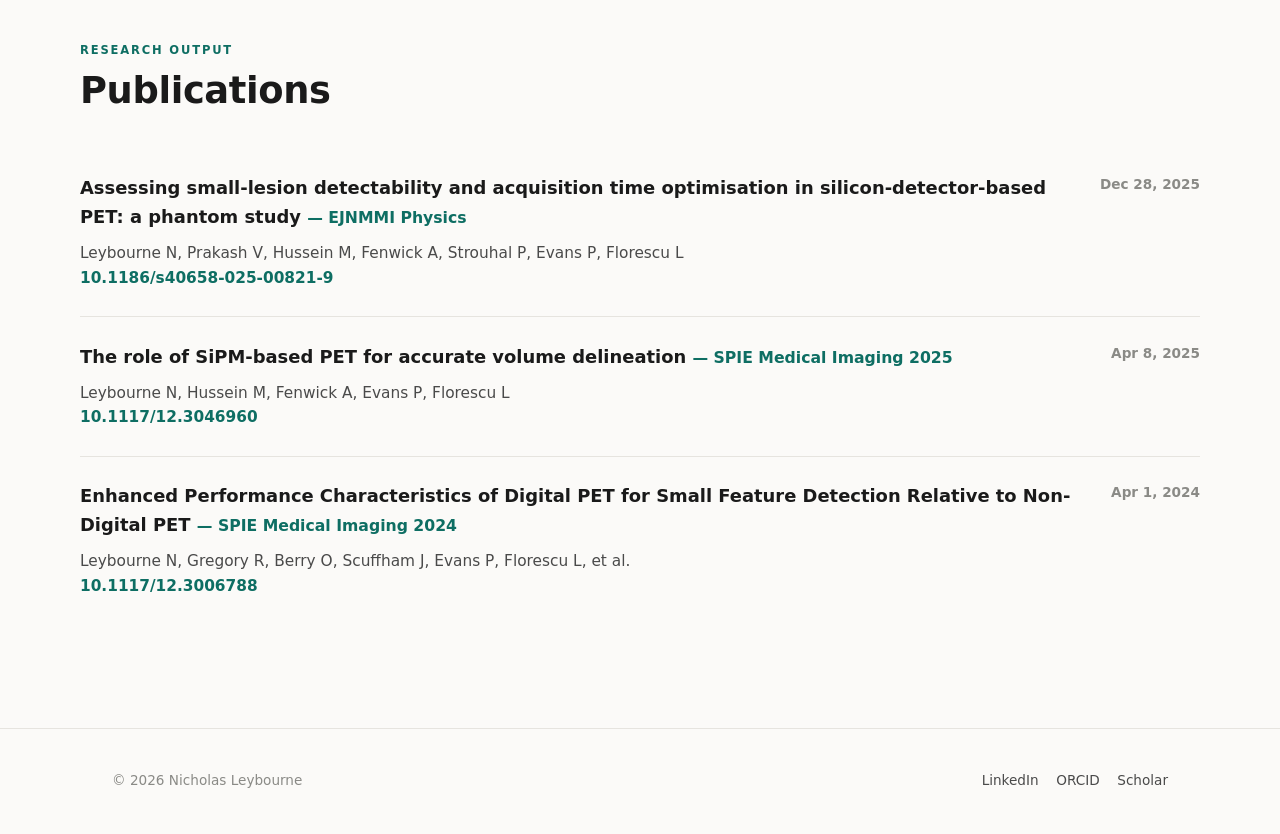
<file: professional.html>
<!DOCTYPE html>
<html lang="en">
<head>
  <meta charset="UTF-8" />
  <meta name="viewport" content="width=device-width, initial-scale=1">
  <title>Professional — Nicholas Leybourne</title>
  <link rel="canonical" href="https://nicholasleybourne.info/professional" />
  <meta name="description" content="Medical Physicist specialising in SiPM-based PET. Professional summary of education and experience.">
  <meta property="og:title" content="Professional — Nicholas Leybourne">
  <meta property="og:image" content="https://nicholasleybourne.info/Images/ProfilePic_noShine.jpeg">

  <link rel="preconnect" href="https://api.fontshare.com" crossorigin>
  <link href="https://api.fontshare.com/v2/css?f[]=cabinet-grotesk@700,800&f[]=satoshi@400,500,700&display=swap" rel="stylesheet">
  <link rel="stylesheet" href="https://cdnjs.cloudflare.com/ajax/libs/font-awesome/6.5.0/css/all.min.css">
  <link rel="stylesheet" href="assets/style.css">

  <script type="application/ld+json">
{
  "@context": "https://schema.org",
  "@type": "Person",
  "name": "Nicholas Leybourne",
  "jobTitle": "Medical Physicist",
  "affiliation": { "@type": "Organization", "name": "East and North Hertfordshire NHS Trust" },
  "alumniOf": { "@type": "CollegeOrUniversity", "name": "University of Surrey", "url": "https://www.surrey.ac.uk" },
  "url": "https://nicholasleybourne.info/",
  "sameAs": [
    "https://www.surrey.ac.uk/people/nicholas-leybourne",
    "https://orcid.org/0009-0001-9474-7476",
    "https://www.linkedin.com/in/nicholas-leybourne-431429189/",
    "https://scholar.google.com/citations?user=EWFA3U8AAAAJ&hl=en&oi=ao"
  ],
  "description": "Medical Physicist specialising in SiPM-based PET, working across nuclear medicine, radiation protection, and diagnostic radiology. Holds a PhD in Medical Physics from the University of Surrey. Provides regional QA support for radiology and nuclear medicine services and leads clinical and technical studies improving imaging performance, safety, and service quality. Proficient in MATLAB and Python with a strong background in physics, mathematics, and computing, with multiple publications and international conference presentations in medical imaging. Also an avid mountaineer with expeditions including Mount Kilimanjaro, a business collaborator in real estate, and a director of Tavistock Yiewsley Management Company."
}
  </script>
  <meta name="google-site-verification" content="yMsAXwWLNpJdFh1dJcz5EIwTJRR0X8trNwbzIyciXYU" />
</head>
<body>
  <header class="site-header">
    <nav class="nav" aria-label="Primary">
      <a class="brand" href="/"><span class="mark">NL</span> Nicholas Leybourne</a>
      <button class="nav-toggle" aria-label="Toggle menu"><span></span><span></span><span></span></button>
      <ul class="nav-links">
        <li><a href="/">About</a></li>
        <li><a href="professional" class="active">Professional</a></li>
        <li><a href="pp">Publications &amp; Press</a></li>
        <li><a href="/#contact">Contact</a></li>
      </ul>
    </nav>
  </header>

  <main>
    <section class="page-hero wrap">
      <h1 class="reveal">Professional</h1>
      <p class="reveal">Medical Physicist specialising in SiPM-based PET, working across nuclear medicine, radiation protection, and diagnostic radiology. I hold a PhD in Medical Physics from the University of Surrey and lead clinical and technical studies focused on improving imaging performance, safety, and service quality. I provide regional QA support for radiology and nuclear medicine services and collaborate with multidisciplinary teams, demonstrating strong proficiency in MATLAB and Python. With a background in physics, mathematics, and computing, I bring expertise in experimental research, problem-solving, and communication, and have presented my research at international conferences to advance the use of medical imaging technologies.</p>
    </section>

    <!-- EDUCATION -->
    <section class="section wrap">
      <div class="section-head reveal"><p class="eyebrow">Education</p><h2>Academic background</h2></div>

      <div class="entry reveal">
        <div>
          <p class="title">PhD in Medical Physics <span class="org">— University of Surrey (CVSSP)</span></p>
          <p class="desc">Nuclear Medicine, SiPM-based PET/CT Imaging, Molecular Imaging, Radiation Therapy, Dose Painting, Image Quality, Image Processing, Problem Solving, Data Analysis, Research.</p>
        </div>
        <div class="meta">2021 – 2025</div>
      </div>

      <div class="entry reveal">
        <div>
          <p class="title">MSc in Medical Physics <span class="org">— University of Surrey</span></p>
          <p class="desc">Radiation Safety and Measurement, Monte Carlo Simulation, Radiation Biology, Diagnostic Imaging, NonIonising Imaging, Mathematics, Biology, Anatomy, Problem Solving, Data Analysis, Research.</p>
        </div>
        <div class="meta">2020 – 2021</div>
      </div>

      <div class="entry reveal">
        <div>
          <p class="title">BSc in Physics <span class="org">— University of Kent</span></p>
          <p class="desc">Medical Physics, Mathematics, Mechanics, Atomic Physics, Nuclear Physics, Quantum Physics, Electromagnetism, Optics, Special Relativity, Thermodynamics, Solid State Physics, Laboratory, 3D Printing.</p>
        </div>
        <div class="meta">2017 – 2020</div>
      </div>
    </section>

    <!-- EXPERIENCE -->
    <section class="section wrap" style="padding-top:0;">
      <div class="section-head reveal"><p class="eyebrow">Experience</p><h2>Roles &amp; collaborations</h2></div>

      <div class="entry reveal">
        <div>
          <p class="title">Medical Physicist <span class="org">— East and North Hertfordshire NHS Trust</span></p>
          <p class="desc">Providing physics support across nuclear medicine and diagnostic radiology, and acting as study lead on a clinical research project. I deliver regional annual and routine quality assurance on PET/CT, SPECT/CT, radionuclide calibrators, CT and diagnostic and interventional X-ray and fluoroscopy systems, alongside radiation protection, dose audit and dosimetry. I designed and built a QA database to capture, validate and trend results across modalities and sites, streamlining reporting and supporting compliance with legislation.</p>
        </div>
        <div class="meta">London, UK<br>Nov 2025 – Present</div>
      </div>

      <div class="entry reveal">
        <div>
          <p class="title">PhD in Medical Physics <span class="org">— University of Surrey</span></p>
          <p class="desc">Led advanced quantitative characterisation of a GE Discovery MI Gen 2 SiPM-based PET/CT scanner and applied this to radiotherapy applications. I designed an independent Phantom Analysis Tool (PAT) to reproduce and extend NEMA image-quality analysis, modified NEMA phantoms with sub-centimetre spheres to probe small-lesion detectability (down to 4&nbsp;mm), and developed an acquisition-time model demonstrating scan-time reductions while maintaining detectability. I also built a Performance Equalisation Algorithm to degrade SiPM images to PMT-equivalent quality for radiologist training, and applied SiPM imaging to head-and-neck dose-painting studies. Delivered as a collaboration with Royal Surrey NHS Foundation Trust, Alliance Medical and the National Physical Laboratory.</p>
        </div>
        <div class="meta">Guildford, UK<br>Oct 2021 – Oct 2025</div>
      </div>

      <div class="entry reveal">
        <div>
          <p class="title">Collaboration &amp; work experience <span class="org">— Royal Surrey NHS Foundation Trust, Alliance Medical &amp; National Physical Laboratory</span></p>
          <p class="desc">Experimental research, system commissioning, PACS training, annual QA and NEMA testing, precise radiation measurement, and shadowing including patient imaging and radiopharmaceutical preparation.</p>
        </div>
        <div class="meta">Guildford, Warwick &amp; London, UK<br>Oct 2021 – Oct 2025</div>
      </div>

      <div class="entry reveal">
        <div>
          <p class="title">Collaboration &amp; work experience <span class="org">— Lancashire Teaching Hospitals NHS Trust</span></p>
          <p class="desc">Experimental research, shadowing including patient imaging and radiopharmaceutical preparation.</p>
        </div>
        <div class="meta">Preston, UK<br>Sept 2024</div>
      </div>
    </section>

    <!-- PROJECTS -->
    <section class="section wrap" style="padding-top:0;">
      <div class="section-head reveal"><p class="eyebrow">Projects</p><h2>Selected research projects</h2></div>

      <div class="entry reveal">
        <div>
          <p class="title">PhD Chapter <span class="org">— Independent Performance Characterisation Tool for PET Phantom Analysis</span></p>
          <p class="desc">I designed and built a Phantom Analysis Tool (PAT) to independently reproduce and extend the NEMA NU 2 image-quality methodology, removing reliance on proprietary on-scanner software. The tool was validated against vendor analysis and used to characterise a GE Discovery MI Gen&nbsp;2 SiPM PET/CT system against published performance standards.</p>
        </div>
        <div class="meta">PhD · 2021 – 2025</div>
      </div>

      <div class="entry reveal">
        <div>
          <p class="title">PhD Chapter <span class="org">— Phantom Evaluation of Lesion Detectability in Silicon-Detector-Based PET</span></p>
          <p class="desc">I modified the NEMA image-quality phantom with sub-centimetre spherical inserts (4.0–7.9&nbsp;mm) and used contrast-to-noise ratio, a lesion detectability index and observer Likert scoring to quantify small-lesion detectability on the SiPM system, demonstrating reliable detection down to 4&nbsp;mm. I also developed an acquisition-time model relating lesion size, signal-to-background ratio and detectability, showing scan-time savings of 36–65% for SiPM PET.</p>
        </div>
        <div class="meta">PhD · 2021 – 2025</div>
      </div>

      <div class="entry reveal">
        <div>
          <p class="title">PhD Chapter <span class="org">— Degrading SiPM PET Images to Model Conventional PMT Imaging</span></p>
          <p class="desc">I developed a Performance Equalisation Algorithm (PEA) that degrades high-resolution SiPM PET images to the spatial resolution and sensitivity of conventional PMT systems, using interpolation, an intensity transform and Gaussian filtering. Parameters were optimised and independently validated with gamma analysis, raising whole-phantom pass rates from 81% to 94% and enabling consistent cross-platform comparison and training data.</p>
        </div>
        <div class="meta">PhD · 2021 – 2025</div>
      </div>

      <div class="entry reveal">
        <div>
          <p class="title">PhD Chapter <span class="org">— The Role of SiPM-Based PET in Functional Dose Modulation</span></p>
          <p class="desc">I applied SiPM PET to radiotherapy dose painting for five head-and-neck cancer patients, comparing target-volume delineation and dose-painting prescriptions (by-contours and by-numbers) against degraded PMT-equivalent images. The SiPM system delineated volumes closer to the true geometric volume, producing prescribed-dose differences of up to 6% for the smallest, lowest-uptake tumours, with implications for tumour control probability modelling.</p>
        </div>
        <div class="meta">PhD · 2021 – 2025</div>
      </div>

      <div class="entry reveal">
        <div>
          <p class="title">MSc Research Project <span class="org">— Optical Surface Capture for 3D Printing in Skin Radiotherapy</span></p>
          <p class="desc">This project explored the use of Microsoft Azure Kinect 3D depth cameras to produce facial boluses for radiotherapy. Key aspects included evaluating the accuracy of the depth measurements against ground truth distances and comparing Open3D reconstruction techniques, such as Iterative Closest Point (ICP) and manual reconstruction, using both test data and data from a mannequin head. Additionally, data processing workflows were developed to convert raw captured data into a format suitable for further use.</p>
        </div>
        <div class="meta">May 2021 – Sep 2021</div>
      </div>

      <div class="entry reveal">
        <div>
          <p class="title">MSc Experimental Project <span class="org">— Nuclear Medicine</span></p>
          <p class="desc">This project involved experimentally assessing hardware and software of a Positron Emission Tomography (PET) system and conducting a glomerular filtration rate test. Pixel size, count number and collimator distance were assessed using a Williams Liver Phantom to determine the impact of these variables. This was extended post-imaging to include the impact of reconstruction methods and attenuation correction on the resulting images. Glomerular filtration rate was calculated for a number of patients and the importance of quality control in nuclear medicine was discussed.</p>
        </div>
        <div class="meta">Jan 2021 – May 2021</div>
      </div>

      <div class="entry reveal">
        <div>
          <p class="title">MSc Experimental Project <span class="org">— Monte Carlo Modelling</span></p>
          <p class="desc">The project involved employing the Tool for Particle Simulation (TOPAS) for Monte Carlo modeling to investigate Bremsstrahlung radiation from a tungsten plate at different X-ray energies. Additionally, the project examined the anode heel effect with respect to variations in detector distance and anode angle.</p>
        </div>
        <div class="meta">May 2020 – Nov 2020</div>
      </div>

      <div class="entry reveal">
        <div>
          <p class="title">BSc Research Project <span class="org">— Building and Programming a Custom 3D-Printed Drone</span></p>
          <p class="desc">This project involved designing and developing a custom drone using OpenSCAD for 3D modeling and printing. I programmed the power control system using Arduino to optimize power distribution and efficiency during flight and conducted detailed assessments of the drone's power management, ensuring stable and efficient performance. Results were assessed and presented for submission as my final year project.</p>
        </div>
        <div class="meta">May 2019 – Nov 2019</div>
      </div>
    </section>

    <!-- SKILLS -->
    <section class="section wrap" style="padding-top:0;">
      <div class="section-head reveal"><p class="eyebrow">Toolkit</p><h2>Other skills</h2></div>
      <div class="tag-group reveal">
        <div class="label">Languages</div>
        <div class="tags">
          <span class="tag">Python</span><span class="tag">Matlab</span><span class="tag">LaTeX</span><span class="tag">OpenSCAD</span><span class="tag">HTML/CSS</span>
        </div>
      </div>
      <div class="tag-group reveal">
        <div class="label">Technologies</div>
        <div class="tags">
          <span class="tag">MicroDicom</span><span class="tag">TOPAS (Monte Carlo simulation)</span><span class="tag">PCXMC</span><span class="tag">Arduino</span><span class="tag">Windows</span><span class="tag">Microsoft Office (Word, Excel, PowerPoint)</span>
        </div>
      </div>
    </section>

    <!-- PUBLICATIONS -->
    <section class="section wrap" style="padding-top:0;">
      <div class="section-head reveal"><p class="eyebrow">Research output</p><h2>Publications</h2></div>

      <div class="entry reveal">
        <div>
          <p class="title">Assessing small-lesion detectability and acquisition time optimisation in silicon-detector-based PET: a phantom study <span class="org">— EJNMMI Physics</span></p>
          <p class="desc">Leybourne N, Prakash V, Hussein M, Fenwick A, Strouhal P, Evans P, Florescu L<br><a href="https://doi.org/10.1186/s40658-025-00821-9" target="_blank" rel="noopener">10.1186/s40658-025-00821-9</a></p>
        </div>
        <div class="meta">Dec 28, 2025</div>
      </div>

      <div class="entry reveal">
        <div>
          <p class="title">The role of SiPM-based PET for accurate volume delineation <span class="org">— SPIE Medical Imaging 2025</span></p>
          <p class="desc">Leybourne N, Hussein M, Fenwick A, Evans P, Florescu L<br><a href="https://doi.org/10.1117/12.3046960" target="_blank" rel="noopener">10.1117/12.3046960</a></p>
        </div>
        <div class="meta">Apr 8, 2025</div>
      </div>

      <div class="entry reveal">
        <div>
          <p class="title">Enhanced Performance Characteristics of Digital PET for Small Feature Detection Relative to Non-Digital PET <span class="org">— SPIE Medical Imaging 2024</span></p>
          <p class="desc">Leybourne N, Gregory R, Berry O, Scuffham J, Evans P, Florescu L, et al.<br><a href="https://doi.org/10.1117/12.3006788" target="_blank" rel="noopener">10.1117/12.3006788</a></p>
        </div>
        <div class="meta">Apr 1, 2024</div>
      </div>
    </section>
  </main>

  <footer class="site-footer">
    <div class="wrap footer-inner">
      <p>© <span id="yr"></span> Nicholas Leybourne</p>
      <div class="footer-social">
        <a href="https://www.linkedin.com/in/nicholas-leybourne-431429189/" target="_blank" rel="noopener">LinkedIn</a>
        <a href="https://orcid.org/0009-0001-9474-7476" target="_blank" rel="noopener">ORCID</a>
        <a href="https://scholar.google.com/citations?user=EWFA3U8AAAAJ&hl=en&oi=ao" target="_blank" rel="noopener">Scholar</a>
      </div>
    </div>
  </footer>

  <script>document.getElementById('yr').textContent = new Date().getFullYear();</script>
  <script src="assets/main.js"></script>
</body>
</html>
</file>
<file: assets/style.css>
/* ============================================================
   Nicholas Leybourne — personal site
   Modern editorial design system
   ============================================================ */

:root {
  --ink:        #1a1a1a;
  --ink-soft:   #4a4a4a;
  --ink-faint:  #8a8a86;
  --line:       #e6e4df;
  --line-soft:  #efedf8;
  --bg:         #fbfaf8;
  --surface:    #ffffff;
  --surface-2:  #f4f2ee;
  --accent:     #0e6e63;
  --accent-deep:#0a4f47;
  --accent-tint:#e7f1ef;

  --font-display: 'Cabinet Grotesk', 'Satoshi', system-ui, sans-serif;
  --font-body:    'Satoshi', system-ui, -apple-system, sans-serif;

  --maxw: 1120px;
  --radius: 14px;
  --radius-sm: 10px;
  --shadow-sm: 0 1px 2px rgba(20,20,20,.04), 0 2px 8px rgba(20,20,20,.04);
  --shadow-md: 0 4px 14px rgba(20,20,20,.06), 0 10px 30px rgba(20,20,20,.06);
  --ease: cubic-bezier(.16,1,.3,1);
}

* { box-sizing: border-box; }

html { scroll-behavior: smooth; }

body {
  margin: 0;
  font-family: var(--font-body);
  background: var(--bg);
  color: var(--ink);
  font-size: 16px;
  line-height: 1.6;
  -webkit-font-smoothing: antialiased;
  text-rendering: optimizeLegibility;
}

img { display: block; max-width: 100%; }

a { color: var(--accent); text-decoration: none; transition: color .2s var(--ease); }
a:hover { color: var(--accent-deep); }

h1, h2, h3 { font-family: var(--font-display); font-weight: 700; line-height: 1.08; letter-spacing: -.01em; color: var(--ink); }

/* ---------- Top navigation ---------- */
.site-header {
  position: sticky; top: 0; z-index: 50;
  backdrop-filter: blur(14px);
  background: rgba(251,250,248,.78);
  border-bottom: 1px solid var(--line);
  transition: box-shadow .3s var(--ease);
}
.site-header.scrolled { box-shadow: var(--shadow-sm); }

.nav {
  max-width: var(--maxw); margin: 0 auto;
  display: flex; align-items: center; justify-content: space-between;
  padding: .9rem clamp(1.1rem, 4vw, 2rem);
}
.brand { display: flex; align-items: center; gap: .65rem; font-family: var(--font-display); font-weight: 700; font-size: 1.02rem; letter-spacing: -.01em; color: var(--ink); }
.brand .mark { color: var(--accent); }
.brand:hover { color: var(--ink); }

.nav-links { display: flex; align-items: center; gap: .35rem; list-style: none; margin: 0; padding: 0; }
.nav-links a {
  color: var(--ink-soft); font-size: .88rem; font-weight: 500;
  padding: .5rem .8rem; border-radius: 8px;
  transition: color .2s var(--ease), background .2s var(--ease);
}
.nav-links a:hover { color: var(--ink); background: var(--surface-2); }
.nav-links a.active { color: var(--accent); }

.nav-toggle { display: none; background: none; border: 0; cursor: pointer; padding: .4rem; }
.nav-toggle span { display: block; width: 22px; height: 2px; background: var(--ink); margin: 4px 0; transition: .3s var(--ease); border-radius: 2px; }

/* ---------- Layout shell ---------- */
.wrap { max-width: var(--maxw); margin: 0 auto; padding: 0 clamp(1.1rem, 4vw, 2rem); }
.section { padding: clamp(3rem, 7vw, 5.5rem) 0; }
.section-head { margin-bottom: 2.4rem; }
.eyebrow {
  font-size: .72rem; font-weight: 600; letter-spacing: .16em; text-transform: uppercase;
  color: var(--accent); margin: 0 0 .7rem;
}
.section-head h2 { font-size: clamp(1.6rem, 3.2vw, 2.3rem); margin: 0; }

/* ---------- Footer ---------- */
.site-footer { border-top: 1px solid var(--line); padding: 2.6rem 0; margin-top: 1rem; }
.footer-inner { display: flex; flex-wrap: wrap; gap: 1rem; align-items: center; justify-content: space-between; }
.footer-inner p { margin: 0; color: var(--ink-faint); font-size: .85rem; }
.footer-social { display: flex; gap: 1.1rem; }
.footer-social a { color: var(--ink-soft); font-size: .85rem; font-weight: 500; }
.footer-social a:hover { color: var(--accent); }

/* ---------- Reveal animation ---------- */
.reveal { opacity: 0; transform: translateY(22px); transition: opacity .7s var(--ease), transform .7s var(--ease); }
.reveal.in { opacity: 1; transform: none; }
@media (prefers-reduced-motion: reduce) {
  .reveal { opacity: 1; transform: none; transition: none; }
  html { scroll-behavior: auto; }
}

/* ============================================================
   HOME / ABOUT
   ============================================================ */
.hero { padding: clamp(3.2rem, 8vw, 6rem) 0 clamp(2.4rem, 5vw, 3.5rem); }
.hero-grid { display: grid; grid-template-columns: 1.35fr .85fr; gap: clamp(2rem, 5vw, 4rem); align-items: center; }
.hero-eyebrow { font-size: .74rem; font-weight: 600; letter-spacing: .16em; text-transform: uppercase; color: var(--accent); margin: 0 0 1.1rem; }
.hero h1 { font-size: clamp(2.4rem, 6vw, 4.1rem); line-height: 1.02; margin: 0 0 1.2rem; letter-spacing: -.02em; }
.hero h1 .accent { color: var(--ink); }
.hero-lead { font-size: clamp(1rem, 1.6vw, 1.12rem); color: var(--ink-soft); max-width: 52ch; margin: 0 0 1.8rem; }
.hero-actions { display: flex; flex-wrap: wrap; gap: .8rem; }

.btn {
  display: inline-flex; align-items: center; gap: .5rem;
  font-family: var(--font-body); font-weight: 600; font-size: .9rem;
  padding: .72rem 1.3rem; border-radius: 999px; cursor: pointer;
  transition: transform .25s var(--ease), background .25s var(--ease), box-shadow .25s var(--ease), color .25s var(--ease);
  border: 1px solid transparent;
}
.btn-primary { background: var(--accent); color: #fff; }
.btn-primary:hover { background: var(--accent-deep); color: #fff; transform: translateY(-2px); box-shadow: var(--shadow-md); }
.btn-ghost { background: transparent; color: var(--ink); border-color: var(--line); }
.btn-ghost:hover { border-color: var(--ink); color: var(--ink); transform: translateY(-2px); }

.portrait-wrap { position: relative; }
.portrait-wrap::before {
  content: ""; position: absolute; inset: -14px -14px 14px 14px;
  border: 1px solid var(--accent); border-radius: var(--radius); z-index: 0; opacity: .5;
}
.portrait { position: relative; z-index: 1; width: 100%; aspect-ratio: 1/1; object-fit: cover; border-radius: var(--radius); box-shadow: var(--shadow-md); }

/* stats / quick facts */
.facts { display: grid; grid-template-columns: repeat(3, 1fr); gap: 1.5rem; border-top: 1px solid var(--line); border-bottom: 1px solid var(--line); padding: 1.8rem 0; }
.fact .num { font-family: var(--font-display); font-size: clamp(1.6rem, 3vw, 2.2rem); font-weight: 700; color: var(--ink); line-height: 1; }
.fact .lbl { font-size: .82rem; color: var(--ink-faint); margin-top: .4rem; }

/* focus / expertise cards */
.card-grid { display: grid; grid-template-columns: repeat(auto-fit, minmax(220px, 1fr)); gap: 1.1rem; }
.card {
  background: var(--surface); border: 1px solid var(--line); border-radius: var(--radius);
  padding: 1.5rem 1.4rem; transition: transform .3s var(--ease), box-shadow .3s var(--ease), border-color .3s var(--ease);
}
.card:hover { transform: translateY(-4px); box-shadow: var(--shadow-md); border-color: var(--accent-tint); }
.card .ico { width: 38px; height: 38px; border-radius: 10px; background: var(--accent-tint); color: var(--accent); display: grid; place-items: center; font-size: 1.05rem; margin-bottom: 1rem; }
.card h3 { font-size: 1.05rem; margin: 0 0 .5rem; }
.card p { margin: 0; font-size: .92rem; color: var(--ink-soft); }

/* link row (profiles) */
.links-row { display: flex; flex-wrap: wrap; gap: .7rem; }
.link-pill {
  display: inline-flex; align-items: center; gap: .55rem;
  background: var(--surface); border: 1px solid var(--line); border-radius: 999px;
  padding: .5rem .95rem .5rem .6rem; font-size: .88rem; font-weight: 500; color: var(--ink);
  transition: transform .25s var(--ease), box-shadow .25s var(--ease), border-color .25s var(--ease);
}
.link-pill:hover { transform: translateY(-2px); box-shadow: var(--shadow-sm); border-color: var(--accent-tint); color: var(--ink); }
.link-pill img { width: 22px; height: 22px; object-fit: contain; border-radius: 5px; }

/* contact band */
.contact-band { background: var(--ink); color: #fff; border-radius: var(--radius); padding: clamp(2rem, 5vw, 3rem); }
.contact-band h2 { color: #fff; font-size: clamp(1.5rem, 3vw, 2rem); margin: 0 0 .6rem; }
.contact-band p { color: rgba(255,255,255,.72); margin: 0 0 1.6rem; max-width: 48ch; }
.contact-rows { display: flex; flex-wrap: wrap; gap: .8rem; }
.contact-chip {
  display: inline-flex; align-items: center; gap: .55rem;
  background: rgba(255,255,255,.08); border: 1px solid rgba(255,255,255,.16); color: #fff;
  border-radius: 999px; padding: .6rem 1.1rem; font-size: .9rem; font-weight: 500;
  transition: background .25s var(--ease), transform .25s var(--ease);
}
.contact-chip:hover { background: rgba(255,255,255,.16); color: #fff; transform: translateY(-2px); }
.contact-chip.wa { background: var(--accent); border-color: var(--accent); }
.contact-chip.wa:hover { background: var(--accent-deep); }

/* ============================================================
   INTERIOR PAGES (Professional / Publications / Accomplishments)
   ============================================================ */
.page-hero { padding: clamp(2.6rem, 6vw, 4rem) 0 clamp(1.4rem, 3vw, 2.2rem); border-bottom: 1px solid var(--line); }
.page-hero h1 { font-size: clamp(2rem, 5vw, 3.2rem); margin: 0 0 .9rem; letter-spacing: -.02em; }
.page-hero p { color: var(--ink-soft); max-width: 64ch; margin: 0; font-size: 1.02rem; }

/* timeline-style entries */
.entry {
  display: grid; grid-template-columns: 1fr auto; gap: 1.5rem;
  padding: 1.6rem 0; border-bottom: 1px solid var(--line);
}
.entry:last-child { border-bottom: 0; }
.entry .title { font-family: var(--font-display); font-weight: 700; font-size: 1.12rem; margin: 0 0 .15rem; color: var(--ink); }
.entry .org { font-weight: 600; color: var(--accent); font-size: .98rem; }
.entry .desc { margin: .6rem 0 0; color: var(--ink-soft); font-size: .96rem; max-width: 68ch; }
.entry .desc a { font-weight: 600; }
.entry .meta { text-align: right; font-size: .85rem; color: var(--ink-faint); font-weight: 600; white-space: nowrap; }

/* skills tags */
.tag-group { margin-bottom: 1.3rem; }
.tag-group .label { font-family: var(--font-display); font-weight: 700; font-size: 1rem; margin-bottom: .7rem; }
.tags { display: flex; flex-wrap: wrap; gap: .5rem; }
.tag { background: var(--surface); border: 1px solid var(--line); border-radius: 999px; padding: .35rem .85rem; font-size: .85rem; color: var(--ink-soft); font-weight: 500; }

/* ---------- Feed cards (publications / accomplishments) ---------- */
.feed { display: flex; flex-direction: column; gap: 1.6rem; }
.feed-card {
  display: grid; grid-template-columns: 280px 1fr; gap: 1.8rem;
  background: var(--surface); border: 1px solid var(--line); border-radius: var(--radius);
  padding: 1.5rem; box-shadow: var(--shadow-sm);
  transition: transform .3s var(--ease), box-shadow .3s var(--ease), border-color .3s var(--ease);
}
.feed-card:hover { transform: translateY(-3px); box-shadow: var(--shadow-md); border-color: var(--accent-tint); }
.feed-card.flip { grid-template-columns: 1fr 280px; }
.feed-card.flip .feed-media { order: 2; }

.feed-media { border-radius: var(--radius-sm); overflow: hidden; background: var(--surface-2); display: grid; place-items: center; }
.feed-media img { width: 100%; height: 100%; min-height: 220px; object-fit: cover; }
.feed-media.wide { background: #0b3a66; }
.feed-media.wide img { object-fit: contain; min-height: 0; }

.feed-body { display: flex; flex-direction: column; }
.feed-body h3 { font-size: 1.18rem; margin: 0 0 .5rem; line-height: 1.2; }
.feed-authors { font-size: .9rem; color: var(--ink-faint); margin: 0 0 .15rem; font-weight: 500; }
.feed-doi { font-size: .88rem; font-weight: 600; }
.feed-body p.txt { margin: .8rem 0 0; color: var(--ink-soft); font-size: .95rem; }
.feed-date { margin-top: auto; padding-top: 1rem; font-size: .82rem; font-weight: 600; color: var(--accent); letter-spacing: .02em; }

/* ============================================================
   RESPONSIVE
   ============================================================ */
@media (max-width: 880px) {
  .hero-grid { grid-template-columns: 1fr; }
  .portrait-wrap { max-width: 320px; margin: .5rem auto 0; }
  .feed-card, .feed-card.flip { grid-template-columns: 1fr; }
  .feed-card.flip .feed-media { order: 0; }
  .feed-media img { min-height: 200px; max-height: 280px; }
}

@media (max-width: 720px) {
  /* comfortable side margins on small screens */
  .wrap { padding: 0 1.25rem; }
  .nav { padding: .85rem 1.25rem; gap: 1rem; }
  .brand { font-size: .95rem; min-width: 0; }
  .nav-toggle { flex: 0 0 auto; }
  .nav-links {
    position: fixed; inset: 58px 0 auto 0; flex-direction: column; align-items: stretch;
    background: rgba(251,250,248,.98); backdrop-filter: blur(14px);
    border-bottom: 1px solid var(--line); padding: .6rem 1.25rem 1.1rem;
    gap: .1rem; transform: translateY(-150%); transition: transform .35s var(--ease); pointer-events: none;
    visibility: hidden;
  }
  .nav-links.open { transform: none; pointer-events: auto; visibility: visible; }
  .nav-links a { padding: .85rem .8rem; font-size: 1rem; }
  .nav-toggle { display: block; }
  .facts { grid-template-columns: 1fr; gap: 1.1rem; text-align: left; }
  .entry { grid-template-columns: 1fr; gap: .4rem; }
  .entry .meta { text-align: left; }
  .feed-card, .feed-card.flip { padding: 1.2rem; }
}

@media (max-width: 420px) {
  .brand { font-size: .9rem; gap: .5rem; }
}
</file>
